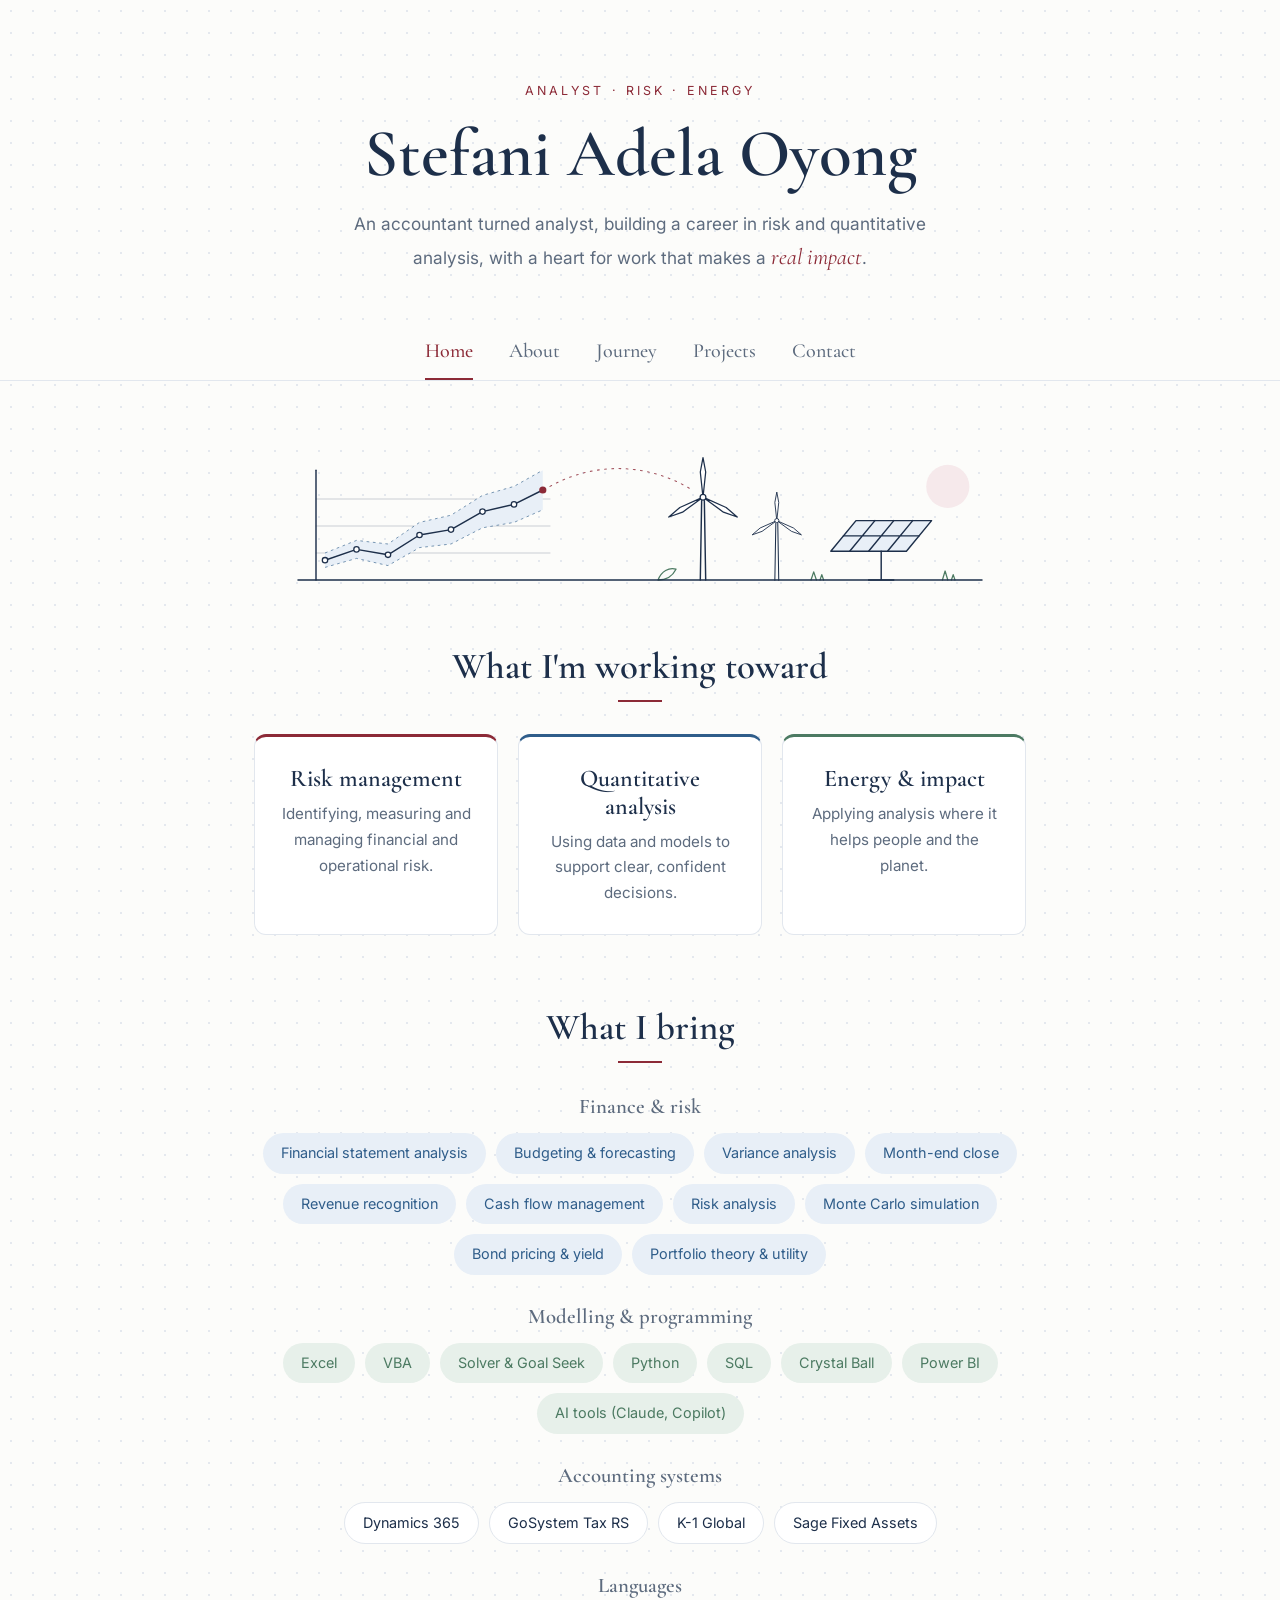
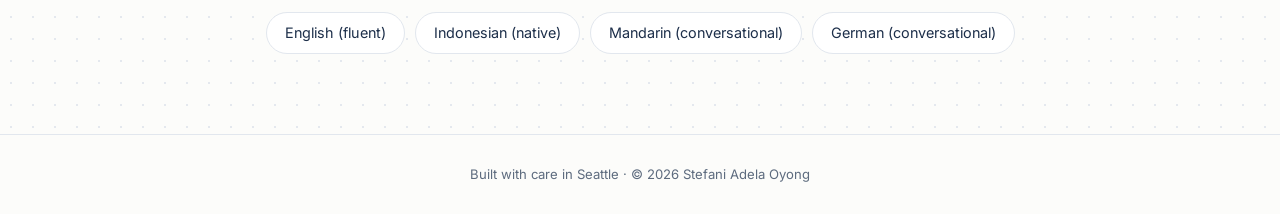
<file: index.html>
<!DOCTYPE html>
<html lang="en">
<head>
  <!-- The <head> holds information ABOUT the page (not shown on screen) -->
  <meta charset="UTF-8">
  <meta name="viewport" content="width=device-width, initial-scale=1.0">
  <title>Stefani Adela Oyong | Analyst</title>
  <meta name="description" content="Stefani Adela Oyong: former accountant building a career in risk, quantitative and energy analysis.">

  <!-- Fonts from Google: an elegant serif for headings, a clean sans-serif for text -->
  <link rel="preconnect" href="https://fonts.googleapis.com">
  <link rel="preconnect" href="https://fonts.gstatic.com" crossorigin>
  <link href="https://fonts.googleapis.com/css2?family=Cormorant+Garamond:ital,wght@0,500;0,600;1,500&family=Inter:wght@400;500&display=swap" rel="stylesheet">

  <!-- Link to our stylesheet, which controls colours, fonts and layout -->
  <!-- The ?v=20 makes browsers fetch the newest styles. Raise the number when you change style.css. -->
  <link rel="stylesheet" href="style.css?v=20">
</head>
<body>

  <!-- ===== MASTHEAD: shown above every tab ===== -->
  <header class="masthead">
    <p class="eyebrow">Analyst · Risk · Energy</p>
    <h1>Stefani Adela Oyong</h1>
    <p class="tagline">
      An accountant turned analyst, building a career in risk and
      quantitative analysis, with a heart for work that makes a
      <em>real impact</em>.
    </p>
  </header>

  <!-- ===== TABS =====
       Each link points to a "page" below by its id (e.g. #journey).
       script.js shows only the page that was clicked. -->
  <nav class="tabs">
    <a href="#home">Home</a>
    <a href="#about">About</a>
    <a href="#journey">Journey</a>
    <a href="#projects">Projects</a>
    <a href="#contact">Contact</a>
  </nav>

  <main>

    <!-- ================= PAGE: HOME ================= -->
    <section id="home" class="page section">

      <!-- Line drawing: a chart with a risk band, linked to wind and solar energy (assets/analysis-energy.svg) -->
      <figure class="skyline home-art">
        <img src="assets/analysis-energy.svg" alt="Line drawing of a rising chart with a shaded risk band, linked by a dotted line to wind turbines and a solar panel">
      </figure>

      <!-- Focus areas: three cards, each with its own accent colour -->
      <h2>What I'm working toward</h2>
      <div class="cards">
        <article class="card card-red">
          <h3>Risk management</h3>
          <p>Identifying, measuring and managing financial and operational risk.</p>
        </article>
        <article class="card card-blue">
          <h3>Quantitative analysis</h3>
          <p>Using data and models to support clear, confident decisions.</p>
        </article>
        <article class="card card-green">
          <h3>Energy &amp; impact</h3>
          <p>Applying analysis where it helps people and the planet.</p>
        </article>
      </div>


      <!-- Skills: small "pills" in groups; each group has its own colour -->
      <h2 class="spaced">What I bring</h2>

      <h3 class="pill-label">Finance &amp; risk</h3>
      <ul class="pills pills-blue">
        <li>Financial statement analysis</li>
        <li>Budgeting &amp; forecasting</li>
        <li>Variance analysis</li>
        <li>Month-end close</li>
        <li>Revenue recognition</li>
        <li>Cash flow management</li>
        <li>Risk analysis</li>
        <li>Monte Carlo simulation</li>
        <li>Bond pricing &amp; yield</li>
        <li>Portfolio theory &amp; utility</li>
      </ul>

      <h3 class="pill-label">Modelling &amp; programming</h3>
      <ul class="pills pills-green">
        <li>Excel</li>
        <li>VBA</li>
        <li>Solver &amp; Goal Seek</li>
        <li>Python</li>
        <li>SQL</li>
        <li>Crystal Ball</li>
        <li>Power BI</li>
        <li>AI tools (Claude, Copilot)</li>
      </ul>

      <h3 class="pill-label">Accounting systems</h3>
      <ul class="pills pills-navy">
        <li>Dynamics 365</li>
        <li>GoSystem Tax RS</li>
        <li>K-1 Global</li>
        <li>Sage Fixed Assets</li>
      </ul>

      <h3 class="pill-label">Languages</h3>
      <ul class="pills pills-navy">
        <li>English (fluent)</li>
        <li>Indonesian (native)</li>
        <li>Mandarin (conversational)</li>
        <li>German (conversational)</li>
      </ul>

    </section>

    <!-- ================= PAGE: ABOUT =================
         <mark> highlights a phrase in the accent colour. -->
    <section id="about" class="page section">
      <h2>About me</h2>

      <!-- Line drawing: Jakarta and Seattle joined by a flight path (assets/skyline.svg) -->
      <figure class="skyline">
        <img src="assets/skyline.svg" alt="Line drawing of the Jakarta skyline with the National Monument, joined by a dotted flight path to the Seattle skyline with the Space Needle and Mount Rainier">
      </figure>

      <div class="about-text">
        <p class="lead">From Jakarta to Seattle, chasing a dream one step at a time.</p>
        <p>
          I was born and raised in <strong>Jakarta, Indonesia</strong>, and came
          to the United States on my own to pursue my dream and build my career.
          I've been in <strong>Seattle</strong> ever since, and I've fallen in
          love with it. Starting over in a new country taught me to
          <mark>adapt quickly, work hard and stay resilient</mark>.
        </p>
        <p>
          I began my career in accounting, where I learned to read the story
          behind the numbers and to <mark>care about getting them right</mark>.
          Now I'm pursuing a <strong>Master of Science in Computational Finance
          and Risk Management</strong> at the University of Washington, bringing
          that foundation into analyst, risk management and quantitative roles.
        </p>
        <p>
          I'm drawn to the <strong>energy sector</strong> and to
          <strong>non-profit work</strong>, where careful analysis can shape a
          better future. I want to know that at the end of the day,
          <mark>I've helped build something meaningful</mark>. I'm also open to
          other opportunities where I can grow and contribute.
        </p>
      </div>

      <!-- Beyond work: four small tiles -->
      <h3 class="subhead">Beyond work</h3>
      <div class="hobbies">
        <div class="hobby">
          <img class="hobby-art" src="assets/dancing.svg" alt="Line drawing of a dancer mid-spin with music notes">
          <h4>Dancing</h4>
          <p>My favourite way to express myself. Videos coming soon.</p>
        </div>
        <div class="hobby">
          <img class="hobby-art" src="assets/golfing.svg" alt="Line drawing of a golf green with a flag and a ball on a tee">
          <h4>Golfing</h4>
          <p>Patience, focus and a good excuse to be outside.</p>
        </div>
        <div class="hobby">
          <img class="hobby-art" src="assets/exploring.svg" alt="Line drawing of a folded map with a dotted route to a pin">
          <h4>Exploring</h4>
          <p>Always trying new places and new things to do around Seattle.</p>
        </div>
        <div class="hobby">
          <img class="hobby-art" src="assets/mie-ayam.svg" alt="Line drawing of a bowl of mie ayam with chopsticks lifting noodles">
          <h4>Cooking &amp; baking</h4>
          <p>Sharing food from home, like Jakarta's mie ayam, and trying new recipes.</p>
        </div>
      </div>
    </section>

    <!-- ================= PAGE: JOURNEY =================
         A zig-zag timeline, newest first.
         To add an entry, copy one <div class="tl-item ..."> ... </div> block.
         The second class sets the colour and which filter shows it:
           tl-work = Experience (blue), tl-lead = Leadership (red), tl-edu = Education (green) -->
    <section id="journey" class="page section section-wide">
      <h2>My journey</h2>

      <!-- Filter buttons: click one to show only that kind of entry -->
      <div class="filters">
        <button class="filter active" data-filter="all">All</button>
        <button class="filter" data-filter="tl-work"><span class="dot dot-work"></span>Experience</button>
        <button class="filter" data-filter="tl-lead"><span class="dot dot-lead"></span>Leadership &amp; impact</button>
        <button class="filter" data-filter="tl-edu"><span class="dot dot-edu"></span>Education</button>
      </div>

      <div class="timeline">

        <div class="tl-item tl-edu">
          <p class="tl-date">Expected Dec 2027</p>
          <h3>M.S. Computational Finance &amp; Risk Management</h3>
          <p class="tl-org"><a class="school" href="https://www.washington.edu" target="_blank" rel="noopener"><span class="school-mark">UW</span>University of Washington</a></p>
        </div>

        <div class="tl-item tl-work">
          <p class="tl-date">Nov 2024 — Sep 2026</p>
          <h3>Accounts Receivable Specialist / Staff Accountant</h3>
          <p class="tl-org"><a class="school" href="https://www.naes.com" target="_blank" rel="noopener"><span class="school-mark">N</span>NAES Corporation</a><span class="tl-place">Issaquah, WA</span></p>
          <details class="tl-more"><summary></summary><ul>
            <li>Prepared and submitted 30+ payroll and project management invoices weekly in Microsoft Dynamics 365.</li>
            <li>Ran monthly accounts receivable closings that supported operational reporting.</li>
            <li>Processed 100+ payroll communications monthly and created 300+ backup invoices in one week for audit and billing.</li>
          </ul></details>
        </div>

        <div class="tl-item tl-lead">
          <p class="tl-date">2024 — 2025</p>
          <h3>Fundraising &amp; Sponsorship Officer</h3>
          <p class="tl-org"><a class="org-link" href="https://www.solarchapter.com" target="_blank" rel="noopener"><img class="org-logo" src="assets/solar-chapter-logo.png" alt="Solar Chapter logo"></a><a href="https://www.solarchapter.com" target="_blank" rel="noopener">Solar Chapter</a></p>
          <p class="tl-note">Returned to lead fundraising and sponsorships after a year away.</p>
        </div>

        <div class="tl-item tl-work">
          <p class="tl-date">Dec 2023 — Sep 2024</p>
          <h3>Accountant</h3>
          <p class="tl-org"><a class="school" href="https://www.fosscare.org" target="_blank" rel="noopener"><span class="school-mark">F</span>Foss Home and Village</a><span class="tl-place">Seattle, WA</span></p>
          <details class="tl-more"><summary></summary><ul>
            <li>Resolved more than $30,000 in claims within three months, improving reimbursement collection.</li>
            <li>Reconciled accounts receivable, trust fund, pension plan and bank accounts monthly.</li>
            <li>Filed business license, property tax exemption and excise tax reports for regulatory compliance.</li>
          </ul></details>
        </div>

        <div class="tl-item tl-lead">
          <p class="tl-date">Sep 2022 — 2023</p>
          <h3>President &amp; Lead Project Manager</h3>
          <p class="tl-org"><a class="org-link" href="https://www.solarchapter.com" target="_blank" rel="noopener"><img class="org-logo" src="assets/solar-chapter-logo.png" alt="Solar Chapter logo"></a><a href="https://www.solarchapter.com" target="_blank" rel="noopener">Solar Chapter</a><span class="tl-place">Seattle branch</span></p>
          <details class="tl-more"><summary></summary><ul>
            <li>Managed a $15,000 clean water project benefiting 983 villagers in Golo Ketak, Indonesia.</li>
            <li>Led a team of 16 to source suppliers, evaluate costs and negotiate procurement.</li>
            <li>Secured 130 million IDR (about $9,000 USD) from three sponsors, and raised $5,000 in the first three months.</li>
            <li>Led Seattle branch meetings and reported to headquarters every two weeks.</li>
            <li>Built partnerships with 5+ Indonesian student and community groups.</li>
          </ul></details>
        </div>

        <div class="tl-item tl-edu">
          <p class="tl-date">Aug 2023</p>
          <h3>B.A. Operations &amp; Supply Chain Management and Information Systems</h3>
          <p class="tl-org"><a class="school" href="https://foster.uw.edu/" target="_blank" rel="noopener"><span class="school-mark">UW</span>University of Washington, Foster School of Business</a></p>
          <p class="tl-note">Dean's List · Strategic Management Case Competition Runner-Up</p>
        </div>

        <div class="tl-item tl-work">
          <p class="tl-date">Sep 2022 — Aug 2023</p>
          <h3>Information Services Specialist</h3>
          <p class="tl-org"><a class="school" href="https://hub.washington.edu" target="_blank" rel="noopener"><span class="school-mark">UW</span>Husky Union Building, University of Washington</a></p>
          <details class="tl-more"><summary></summary><ul>
            <li>Selected as one of two student employees to represent staff on the HUB Representative Board, voting on monthly agenda items.</li>
            <li>Supported 100+ students, staff and visitors and managed room reservations daily.</li>
            <li>Collaborated across three campus teams (EVS, RSO and SAO).</li>
          </ul></details>
        </div>

        <div class="tl-item tl-work">
          <p class="tl-date">Jun — Aug 2022</p>
          <h3>Tax Intern</h3>
          <p class="tl-org"><a class="school" href="https://www.deloitte.com/us/en.html" target="_blank" rel="noopener"><span class="school-mark">D</span>Deloitte</a><span class="tl-place">Seattle, WA</span></p>
          <details class="tl-more"><summary></summary><ul>
            <li>Prepared and reconciled tax compliance workpapers in Excel across two teams and six team leaders.</li>
            <li>Filed international corporate and federal returns using GoSystem and K-1 Global.</li>
            <li>Networked and trained with 50+ professionals from across the country.</li>
          </ul></details>
        </div>

        <div class="tl-item tl-lead">
          <p class="tl-date">Oct 2021 — Sep 2022</p>
          <h3>Fundraising Officer</h3>
          <p class="tl-org"><a class="org-link" href="https://www.solarchapter.com" target="_blank" rel="noopener"><img class="org-logo" src="assets/solar-chapter-logo.png" alt="Solar Chapter logo"></a><a href="https://www.solarchapter.com" target="_blank" rel="noopener">Solar Chapter</a></p>
          <details class="tl-more"><summary></summary><ul>
            <li>Raised more than $1,500 in five hours by selling traditional Indonesian food.</li>
            <li>Developed fundraising strategies with two other officers and applied for opportunities monthly.</li>
          </ul></details>
        </div>

        <div class="tl-item tl-work">
          <p class="tl-date">Aug — Dec 2021</p>
          <h3>Athletic Venue Associate</h3>
          <p class="tl-org"><a class="school" href="https://www.bncollege.com" target="_blank" rel="noopener"><span class="school-mark">BN</span>Husky Stadium (Barnes &amp; Noble College)</a></p>
          <details class="tl-more"><summary></summary><ul>
            <li>Mentored and trained cashiers and assisted about 100 customers a day.</li>
          </ul></details>
        </div>

        <div class="tl-item tl-work">
          <p class="tl-date">Jun — Aug 2021</p>
          <h3>Discovery Tax Intern</h3>
          <p class="tl-org"><a class="school" href="https://www.deloitte.com/us/en.html" target="_blank" rel="noopener"><span class="school-mark">D</span>Deloitte</a><span class="tl-place">Seattle, WA</span></p>
          <details class="tl-more"><summary></summary><ul>
            <li>Reviewed fixed asset additions and disposals for a C corporation in Sage Fixed Assets.</li>
            <li>Organized an inclusion storytelling panel for interns with two senior panelists.</li>
          </ul></details>
        </div>

        <div class="tl-item tl-work">
          <p class="tl-date">Apr — Jun 2021</p>
          <h3>Tutor</h3>
          <p class="tl-org"><a class="school" href="https://www.edmonds.edu/student-services/learning-support-center/" target="_blank" rel="noopener"><span class="school-mark">EC</span>Edmonds College Learning Support Center</a></p>
          <details class="tl-more"><summary></summary><ul>
            <li>Tutored college-level mathematics, accounting and computer science 16 hours a week.</li>
          </ul></details>
        </div>

        <div class="tl-item tl-edu">
          <p class="tl-date">Mar 2021</p>
          <h3>Associate in Arts, Business Administration</h3>
          <p class="tl-org"><a class="school" href="https://www.edmonds.edu" target="_blank" rel="noopener"><span class="school-mark">EC</span>Edmonds College</a></p>
          <p class="tl-note">Complete the Dream Scholarship (Jan 2021)</p>
        </div>

        <div class="tl-item tl-lead">
          <p class="tl-date">Feb — Jun 2021</p>
          <h3>Student Leader</h3>
          <p class="tl-org"><a class="school" href="https://www.bridgesinternational.com" target="_blank" rel="noopener"><span class="school-mark">BI</span>Bridges International</a>,&nbsp;Edmonds College</p>
          <details class="tl-more"><summary></summary><ul>
            <li>Prepared and led weekly discussions on diverse topics with two other student leaders.</li>
          </ul></details>
        </div>

        <div class="tl-item tl-lead">
          <p class="tl-date">Jan — May 2021</p>
          <h3>Volunteer Tax Preparer</h3>
          <p class="tl-org"><a class="school" href="https://www.uwkc.org/volunteer/free-tax-prep/" target="_blank" rel="noopener"><span class="school-mark">U</span>United Way of King County</a></p>
          <details class="tl-more"><summary></summary><ul>
            <li>Worked in a team of 24 serving 30+ clients an hour using TaxSlayer.</li>
          </ul></details>
        </div>

        <div class="tl-item tl-work">
          <p class="tl-date">Dec 2020 — Jun 2021</p>
          <h3>Bookseller</h3>
          <p class="tl-org"><a class="school" href="https://www.edmonds.edu" target="_blank" rel="noopener"><span class="school-mark">EC</span>Edmonds College Bookstore</a></p>
          <details class="tl-more"><summary></summary><ul>
            <li>Promoted from temporary to seasonal employee within two weeks.</li>
          </ul></details>
        </div>

        <div class="tl-item tl-lead">
          <p class="tl-date">Oct — Nov 2020</p>
          <h3>Event Fundraising Volunteer</h3>
          <p class="tl-org"><span class="school-mark">CC</span>Christ the Cornerstone Church</p>
          <details class="tl-more"><summary></summary><ul>
            <li>Exceeded the funding goal by 22% and doubled online reach through social media.</li>
          </ul></details>
        </div>

        <div class="tl-item tl-lead">
          <p class="tl-date">Sep — Dec 2019</p>
          <h3>Food Server Volunteer</h3>
          <p class="tl-org"><a class="school" href="https://www.edmonds.edu" target="_blank" rel="noopener"><span class="school-mark">EC</span>Edmonds College Food Bank</a></p>
          <details class="tl-more"><summary></summary><ul>
            <li>Prepared 50 bags of meals an hour for students, following food safety procedures.</li>
          </ul></details>
        </div>

      </div>
    </section>

    <!-- ================= PAGE: PROJECTS =================
         Groups: featured, apps & tools, analysis & research, and dance.
         A simple text card for a future project looks like this:
           <article class="project">
             <p class="project-tag">Risk modelling</p>
             <h4>Project title</h4>
             <p>One or two sentences on the question, the method and the result.</p>
             <a href="LINK">View project →</a>
           </article> -->
    <section id="projects" class="page section">
      <h2>Projects</h2>

      <!-- Featured project: the Solar Chapter clean water project -->
      <h3 class="subhead">Featured</h3>
      <article class="featured">
        <div class="featured-head">
          <a href="https://www.solarchapter.com" target="_blank" rel="noopener">
            <img class="featured-logo" src="assets/solar-chapter-logo.png" alt="Solar Chapter logo">
          </a>
          <div>
            <p class="project-tag">Solar Chapter · 2022 — 2023</p>
            <h4>Clean water for Golo Ketak, Indonesia</h4>
          </div>
        </div>
        <p>
          As President and Lead Project Manager of Solar Chapter's Seattle branch,
          I led a clean water infrastructure project that improved the community
          water system for a village in East Nusa Tenggara.
        </p>
        <div class="stats">
          <div class="stat">
            <p class="stat-number">983</p>
            <p class="stat-label">villagers with better access to clean water</p>
          </div>
          <div class="stat">
            <p class="stat-number">$15K</p>
            <p class="stat-label">project managed end to end</p>
          </div>
          <div class="stat">
            <p class="stat-number">16</p>
            <p class="stat-label">team members led across sourcing and procurement</p>
          </div>
          <div class="stat">
            <p class="stat-number">130M</p>
            <p class="stat-label">IDR (about $9,000) secured from three sponsors</p>
          </div>
        </div>
        <a class="featured-link" href="https://www.solarchapter.com" target="_blank" rel="noopener">Learn about Solar Chapter →</a>
      </article>

      <!-- Apps & tools: web apps I've built, with a screenshot -->
      <h3 class="subhead">Apps &amp; tools</h3>
      <article class="app-card">
        <a class="app-shot" href="booth-schedule/" target="_blank" rel="noopener">
          <img src="assets/booth-schedule-preview.png" alt="Screenshot of the Golden Hour Booths crew schedule: a gold header, the next event, a monthly calendar and a list of upcoming events">
        </a>
        <div class="app-body">
          <p class="project-tag">Web app · JavaScript + Google Sheets</p>
          <h4>Photo Booth Crew Schedule</h4>
          <p>
            A crew-scheduling app inspired by my work with a Seattle photo booth
            company, shown here for a fictional brand, Golden Hour Booths. It shows
            the next event at a glance, a monthly calendar, booth types, call times,
            parking and entrance notes, crew assignments and payment status, with
            search and filters.
          </p>
          <p>
            Events are saved in a Google Sheet through a Google Apps Script back end.
            Anyone with the link can view the schedule, and editors sign in with a
            crew passcode. The demo uses sample data.
          </p>
          <p class="app-links">
            <a href="booth-schedule/" target="_blank" rel="noopener">Open the live demo →</a>
            <a href="https://github.com/stefanioyong/booth-schedule" target="_blank" rel="noopener">View the code on GitHub →</a>
          </p>
        </div>
      </article>

      <!-- Analysis & research: quant and risk projects, each in its own GitHub repository -->
      <h3 class="subhead">Analysis &amp; research</h3>
      <article class="app-card app-card-chart">
        <a class="app-shot" href="https://github.com/stefanioyong/energy-var-model" target="_blank" rel="noopener">
          <img src="assets/energy-var-chart.png" alt="Chart of Henry Hub natural gas daily returns from 2020 to 2026 with two 99% VaR lines: historical simulation stays flat while the Monte Carlo line widens after each price spike. Breach days are marked.">
        </a>
        <div class="app-body">
          <p class="project-tag">Risk modelling · Python</p>
          <h4>Energy Commodity Risk Model: VaR &amp; Expected Shortfall</h4>
          <p>
            How much could a long natural gas position lose in one day, and can
            that number be trusted? I estimated 1-day 95% and 99% VaR and
            expected shortfall for Henry Hub gas four ways: historical
            simulation, normal, Student-t and Monte Carlo. Then I backtested
            each one on 4,223 days of data with the Kupiec and Christoffersen
            tests.
          </p>
          <p>
            Only the Monte Carlo model with EWMA volatility and fat-tailed
            shocks passed all three tests at 99%. The normal model understated
            losses on breach days by a factor of 1.7.
          </p>
          <p class="app-links">
            <a href="https://github.com/stefanioyong/energy-var-model" target="_blank" rel="noopener">View the code and results on GitHub →</a>
          </p>
        </div>
      </article>

      <h3 class="subhead">Dance</h3>
      <div class="projects">
        <article class="project project-dance">
          <p class="project-tag">YouTube · coming late 2026</p>
          <h4>Dance videos</h4>
          <p>Dancing is how I unwind and express myself. My videos will be here by the end of the year.</p>
        </article>
      </div>
    </section>

    <!-- ================= PAGE: CONTACT ================= -->
    <section id="contact" class="page section contact">
      <h2>Let's connect</h2>
      <p>I'd love to hear about opportunities, projects or just to chat.</p>
      <div class="contact-links">
        <a href="mailto:stefanioyong@gmail.com" class="btn btn-primary">Email me</a>
        <a href="https://www.linkedin.com/in/stefaniadelaoyong/" class="btn btn-ghost" target="_blank" rel="noopener">LinkedIn</a>
        <!-- To update the résumé, replace Stefani-Oyong-Resume.pdf in this folder with the new PDF (same name) -->
        <a href="Stefani-Oyong-Resume.pdf" class="btn btn-ghost" target="_blank" rel="noopener">Résumé (PDF)</a>
        <a href="https://github.com/Stefanioyong" class="btn btn-ghost" target="_blank" rel="noopener">GitHub</a>
      </div>
    </section>

  </main>

  <!-- ===== FOOTER ===== -->
  <footer class="footer">
    <p>Built with care in Seattle · © 2026 Stefani Adela Oyong</p>
  </footer>

  <!-- The small script that switches between pages -->
  <script src="script.js?v=5"></script>
</body>
</html>
</file>
<file: style.css>
/* =========================================================
   COLOURS & FONTS
   These are "variables": change a colour here once and it
   updates everywhere on the site.

   Palette: white base, navy blue for text, dark red for
   actions and accents, sage green as a calm second accent.
   ========================================================= */
:root {
  --white:       #ffffff;  /* cards and panels */
  --paper:       #fcfcfa;  /* page background */
  --dots:        #e4e8ee;  /* faint dot texture */
  --navy:        #1d2f4a;  /* headings and main text */
  --slate:       #5d6b7e;  /* softer text */
  --line:        #e2e7ee;  /* thin borders */

  --red:         #8c2a37;  /* main accent: buttons, links, highlights */
  --red-dark:    #6d1f2a;  /* accent when hovered */
  --red-soft:    #f6e9eb;  /* light red tint */

  --blue:        #2f5d8a;  /* second accent */
  --blue-soft:   #e8eff7;  /* light blue tint */

  --green:       #4c7a62;  /* third accent */
  --green-soft:  #e7f0ea;  /* light green tint */

  --serif: "Cormorant Garamond", Georgia, serif;
  --sans:  "Inter", system-ui, sans-serif;
}

/* =========================================================
   BASICS
   ========================================================= */
* { box-sizing: border-box; margin: 0; padding: 0; }

body {
  background-color: var(--paper);
  /* a very faint dotted "paper" texture */
  background-image: radial-gradient(var(--dots) 1px, transparent 1px);
  background-size: 22px 22px;
  color: var(--navy);
  font-family: var(--sans);
  font-size: 17px;
  line-height: 1.7;
  display: flex;               /* keeps the footer at the bottom */
  flex-direction: column;
  min-height: 100vh;
}
main { flex: 1; }

a { color: var(--red); text-decoration: none; }
a:hover { color: var(--red-dark); }

h1, h2, h3 { font-family: var(--serif); font-weight: 600; line-height: 1.15; color: var(--navy); }

/* =========================================================
   PAGES (tabs): only one is shown at a time by script.js
   ========================================================= */
.page[hidden] { display: none; }
.page { animation: fadeIn 0.35s ease; }
@keyframes fadeIn {
  from { opacity: 0; }
  to   { opacity: 1; }
}

/* =========================================================
   MASTHEAD (name + links, above every tab)
   ========================================================= */
.masthead {
  text-align: center;
  padding: 80px 24px 36px;
}
.eyebrow {
  font-size: 0.78rem;
  letter-spacing: 0.25em;
  text-transform: uppercase;
  color: var(--red);
  margin-bottom: 14px;
}
.masthead h1 {
  font-size: clamp(2.5rem, 6.5vw, 4.2rem);   /* shrinks on phones, grows on desktop */
  margin-bottom: 16px;
}
.tagline {
  font-size: 1.08rem;
  color: var(--slate);
  max-width: 580px;
  margin: 0 auto 8px;
}
.tagline em {
  font-family: var(--serif);
  font-size: 1.3em;
  color: var(--red);
}

/* =========================================================
   TABS (stick to the top while scrolling)
   ========================================================= */
.tabs {
  position: sticky;
  top: 0;
  z-index: 10;
  display: flex;
  justify-content: center;
  gap: 36px;
  padding: 14px 16px 0;
  background: rgba(252, 252, 250, 0.94);
  backdrop-filter: blur(6px);
  border-bottom: 1px solid var(--line);
}
.tabs a {
  font-family: var(--serif);
  font-size: 1.25rem;
  font-weight: 500;
  color: var(--slate);
  padding-bottom: 10px;
  border-bottom: 2px solid transparent;
  transition: color 0.2s ease, border-color 0.2s ease;
}
.tabs a:hover { color: var(--navy); }
.tabs a.active { color: var(--red); border-bottom-color: var(--red); }

/* =========================================================
   SECTIONS
   ========================================================= */
.section {
  max-width: 820px;
  margin: 0 auto;
  padding: 64px 24px 80px;
}
.section-wide { max-width: 1000px; }
.section h2 {
  font-size: 2.3rem;
  margin-bottom: 32px;
  text-align: center;
}
.section h2.spaced { margin-top: 72px; }
/* small decorative line under each heading */
.section h2::after {
  content: "";
  display: block;
  width: 44px;
  height: 2px;
  background: var(--red);
  margin: 12px auto 0;
}

/* Buttons (Contact tab) */
.btn {
  display: inline-block;
  padding: 12px 30px;
  border-radius: 999px;
  font-size: 0.95rem;
  font-weight: 500;
  transition: background 0.2s ease, color 0.2s ease;
}
.btn-primary { background: var(--red); color: var(--white); }
.btn-primary:hover { background: var(--red-dark); color: var(--white); }
.btn-ghost { border: 1px solid var(--navy); color: var(--navy); }
.btn-ghost:hover { background: var(--navy); color: var(--white); }

/* =========================================================
   HOME
   ========================================================= */
/* At a glance numbers */
.stats {
  display: grid;
  grid-template-columns: repeat(4, 1fr);
  background: var(--white);
  border: 1px solid var(--line);
  border-radius: 14px;
}
.stat { padding: 26px 20px; text-align: center; }
.stat + .stat { border-left: 1px solid var(--line); }
.stat-number {
  font-family: var(--serif);
  font-size: 2.4rem;
  font-weight: 600;
  line-height: 1;
  color: var(--red);
  margin-bottom: 10px;
}
.stat-label { font-size: 0.85rem; color: var(--slate); line-height: 1.5; }

/* Focus cards: each has a coloured line on top */
.cards {
  display: grid;
  grid-template-columns: repeat(auto-fit, minmax(220px, 1fr));
  gap: 20px;
}
.card {
  background: var(--white);
  border: 1px solid var(--line);
  border-top: 3px solid var(--accent);
  border-radius: 12px;
  padding: 28px 24px;
  text-align: center;
}
.card-red   { --accent: var(--red); }
.card-blue  { --accent: var(--blue); }
.card-green { --accent: var(--green); }
.card h3 { font-size: 1.5rem; margin-bottom: 8px; }
.card p { color: var(--slate); font-size: 0.95rem; }

/* =========================================================
   ABOUT
   ========================================================= */
.about-text {
  background: var(--white);
  border: 1px solid var(--line);
  border-radius: 14px;
  padding: 40px 44px;
}
.about-text p { margin-bottom: 18px; }
.about-text p:last-child { margin-bottom: 0; }
.about-text .lead {
  font-family: var(--serif);
  font-style: italic;
  font-size: 1.5rem;
  line-height: 1.4;
  color: var(--slate);
  margin-bottom: 24px;
}
.about-text mark {             /* highlighted phrases */
  background: none;
  color: var(--red);
  font-weight: 500;
}

/* Small serif subheadings inside a page */
.subhead {
  font-size: 1.6rem;
  text-align: center;
  margin: 56px 0 22px;
}
.section h2 + .subhead { margin-top: 0; }

/* Jakarta–Seattle line drawing above the About text */
.skyline { margin: -4px auto 28px; max-width: 720px; }
.skyline img { display: block; width: 100%; height: auto; }
.skyline.home-art { margin: 0 auto 48px; }   /* Home drawing sits above "At a glance" */

/* Beyond work: four small tiles */
.hobbies {
  display: grid;
  grid-template-columns: repeat(4, 1fr);
  gap: 16px;
}
.hobby {
  background: var(--white);
  border: 1px solid var(--line);
  border-radius: 12px;
  padding: 20px 18px;
  text-align: center;
}
.hobby-art { display: block; width: 96px; height: auto; margin: -4px auto 8px; }   /* hobby drawings */
.hobby h4 {
  font-family: var(--serif);
  font-size: 1.3rem;
  font-weight: 600;
  color: var(--red);
  margin-bottom: 6px;
}
.hobby p { font-size: 0.88rem; color: var(--slate); line-height: 1.55; }

/* =========================================================
   PROJECTS
   ========================================================= */
.projects {
  display: grid;
  grid-template-columns: repeat(auto-fit, minmax(260px, 1fr));
  gap: 20px;
}
.project {
  background: var(--white);
  border: 1px solid var(--line);
  border-radius: 12px;
  padding: 26px 26px;
}
.project-soon { border-style: dashed; }

/* App card: screenshot on the left, details on the right */
.app-card {
  display: grid;
  grid-template-columns: 1.1fr 1fr;
  background: var(--white);
  border: 1px solid var(--line);
  border-top: 3px solid var(--blue);
  border-radius: 14px;
  overflow: hidden;
}
.app-shot { display: block; background: var(--mist); border-right: 1px solid var(--line); }
.app-shot img { display: block; width: 100%; height: 100%; object-fit: cover; object-position: top left; }
/* Chart card: a wide chart sits above the text, shown whole, not cropped */
.app-card-chart { grid-template-columns: 1fr; }
.app-card-chart .app-shot { border-right: none; border-bottom: 1px solid var(--line); background: var(--white); padding: 14px 18px 8px; aspect-ratio: auto; }
.app-card-chart .app-shot img { height: auto; object-fit: contain; }
.app-body { padding: 26px 28px; }
.app-body h4 {
  font-family: var(--serif);
  font-size: 1.5rem;
  font-weight: 600;
  line-height: 1.2;
  margin-bottom: 8px;
}
.app-body p:not(.project-tag) { font-size: 0.93rem; color: var(--slate); }
.app-body a { display: inline-block; margin-top: 14px; font-size: 0.92rem; font-weight: 500; }
.app-links { display: flex; flex-wrap: wrap; gap: 0 22px; margin: 0; }
.app-body p:not(.project-tag) + p:not(.app-links) { margin-top: 10px; }

/* Featured project card (clean water project) */
.featured {
  background: var(--white);
  border: 1px solid var(--line);
  border-top: 3px solid var(--green);
  border-radius: 14px;
  padding: 30px 32px;
}
.featured-head {
  display: flex;
  align-items: center;
  gap: 20px;
  margin-bottom: 14px;
}
.featured-logo { height: 46px; width: auto; display: block; }
.featured h4 {
  font-family: var(--serif);
  font-size: 1.6rem;
  font-weight: 600;
  line-height: 1.2;
}
.featured > p { color: var(--slate); font-size: 0.95rem; margin-bottom: 22px; }
.featured .stats { border-radius: 10px; }
.featured .stat-number { font-size: 2rem; }
.featured-link { display: inline-block; margin-top: 18px; font-size: 0.92rem; font-weight: 500; }
.project-dance { border-left: 3px solid var(--red); }
.project-tag {
  font-size: 0.75rem;
  letter-spacing: 0.12em;
  text-transform: uppercase;
  color: var(--green);
  font-weight: 500;
  margin-bottom: 6px;
}
.project h4 {
  font-family: var(--serif);
  font-size: 1.45rem;
  font-weight: 600;
  line-height: 1.2;
  margin-bottom: 8px;
}
.project p { font-size: 0.93rem; color: var(--slate); }
.project a { display: inline-block; margin-top: 12px; font-size: 0.9rem; font-weight: 500; }

/* =========================================================
   JOURNEY: zig-zag timeline down a centre line
   ========================================================= */
/* Filter buttons above the timeline */
.filters {
  display: flex;
  justify-content: center;
  flex-wrap: wrap;
  gap: 10px;
  margin: -8px 0 48px;
}
.filter {
  display: inline-flex;
  align-items: center;
  font: inherit;
  font-size: 0.88rem;
  color: var(--slate);
  background: var(--white);
  border: 1px solid var(--line);
  border-radius: 999px;
  padding: 6px 18px;
  cursor: pointer;
  transition: border-color 0.2s ease, color 0.2s ease;
}
.filter:hover { border-color: var(--navy); color: var(--navy); }
.filter.active { border-color: var(--navy); color: var(--navy); background: var(--white); box-shadow: inset 0 0 0 1px var(--navy); }
.tl-item[hidden] { display: none; }
.dot {
  display: inline-block;
  width: 10px;
  height: 10px;
  border-radius: 50%;
  margin-right: 8px;
}
.dot-work, .tl-work { --dot: var(--blue);  --dot-soft: var(--blue-soft); }
.dot-lead, .tl-lead { --dot: var(--red);   --dot-soft: var(--red-soft); }
.dot-edu,  .tl-edu  { --dot: var(--green); --dot-soft: var(--green-soft); }
.dot { background: var(--dot); }

.timeline { position: relative; }
.timeline::before {            /* the centre line */
  content: "";
  position: absolute;
  left: 50%;
  top: 0;
  bottom: 0;
  width: 1px;
  background: var(--line);
}
.tl-item {
  position: relative;
  width: calc(50% - 40px);
  background: var(--white);
  border: 1px solid var(--line);
  border-radius: 12px;
  padding: 22px 26px;
  margin-bottom: 20px;
}
.tl-item.right { margin-left: calc(50% + 40px); }   /* script.js puts every second entry on the right */
.tl-item.stagger { margin-top: -64px; }              /* lets left and right cards slot in beside each other */

/* "Show details" toggle for each entry's bullet points */
.tl-more summary {
  list-style: none;
  cursor: pointer;
  display: inline-block;
  margin-top: 10px;
  font-size: 0.82rem;
  font-weight: 500;
  color: var(--dot);
}
.tl-more summary::-webkit-details-marker { display: none; }
.tl-more summary::before { content: "Show details"; }
.tl-more[open] summary::before { content: "Hide details"; }
.tl-more summary::after {
  content: "";
  display: inline-block;
  width: 6px;
  height: 6px;
  margin-left: 8px;
  border-right: 1.5px solid currentColor;
  border-bottom: 1.5px solid currentColor;
  transform: translateY(-3px) rotate(45deg);
}
.tl-more[open] summary::after { transform: translateY(0) rotate(-135deg); }
.tl-more summary:hover { text-decoration: underline; }
.tl-more ul { margin-top: 8px; }
.tl-item::before {             /* the coloured dot on the centre line */
  content: "";
  position: absolute;
  top: 28px;
  right: -46px;
  width: 11px;
  height: 11px;
  border-radius: 50%;
  background: var(--dot);
  box-shadow: 0 0 0 4px var(--paper);
}
.tl-item.right::before { right: auto; left: -46px; }
.tl-date {
  font-size: 0.78rem;
  letter-spacing: 0.08em;
  text-transform: uppercase;
  color: var(--dot);
  font-weight: 500;
}
.tl-item h3 { font-size: 1.4rem; margin: 4px 0 2px; }
/* Organisation line: badge or logo, then the linked name */
.tl-org {
  display: flex;
  align-items: center;
  flex-wrap: wrap;
  gap: 4px 0;
  color: var(--slate);
  font-size: 0.92rem;
  margin-top: 4px;
}
.tl-org a { color: inherit; display: inline-flex; align-items: center; }
.tl-org a:hover { color: var(--dot); }
.tl-org a:hover .school-mark { background: var(--dot); color: var(--white); }

/* Solar Chapter logo, no frame */
.org-logo {
  height: 30px;
  width: auto;
  margin-right: 10px;
}

/* Location after the name, e.g. "· Seattle, WA" */
.tl-place::before { content: "·"; margin: 0 6px; }

/* Round initial badge, tinted to match the entry (blue, red or green) */
.school-mark {
  display: inline-flex;
  align-items: center;
  justify-content: center;
  flex-shrink: 0;
  width: 32px;
  height: 32px;
  margin-right: 10px;
  border-radius: 50%;
  background: var(--dot-soft);
  color: var(--dot);
  font-family: var(--serif);
  font-size: 0.95rem;
  font-weight: 600;
  letter-spacing: 0.03em;
  transition: background 0.2s ease, color 0.2s ease;
}
.tl-note { font-size: 0.88rem; color: var(--slate); font-style: italic; margin-top: 8px; }
.tl-item ul { list-style: none; font-size: 0.92rem; margin-top: 12px; }
.tl-item ul li { position: relative; padding-left: 16px; margin-bottom: 6px; }
.tl-item ul li::before {       /* a small dash instead of a bullet */
  content: "";
  position: absolute;
  left: 0;
  top: 0.8em;
  width: 7px;
  height: 1px;
  background: var(--dot);
}

/* =========================================================
   SKILLS
   ========================================================= */
.pills {
  list-style: none;
  display: flex;
  flex-wrap: wrap;
  justify-content: center;
  gap: 10px;
}
.pills li {
  padding: 8px 18px;
  border-radius: 999px;
  font-size: 0.9rem;
}
.pills-blue  li { background: var(--blue-soft);  color: var(--blue); }
.pills-green li { background: var(--green-soft); color: var(--green); }
.pills-red   li { background: var(--red-soft);   color: var(--red); }
.pills-navy  li { background: var(--white); color: var(--navy); border: 1px solid var(--line); }

.pill-label {
  font-size: 1.3rem;
  text-align: center;
  margin: 30px 0 14px;
  color: var(--slate);
}

/* =========================================================
   CONTACT
   ========================================================= */
.contact { text-align: center; }
.contact > p { color: var(--slate); margin-bottom: 28px; }
.contact-links {
  display: flex;
  justify-content: center;
  flex-wrap: wrap;
  gap: 12px;
}

/* Footer */
.footer {
  text-align: center;
  padding: 28px 24px;
  font-size: 0.82rem;
  color: var(--slate);
  border-top: 1px solid var(--line);
  background: var(--paper);
}

/* =========================================================
   SMALLER SCREENS
   ========================================================= */
@media (max-width: 760px) {
  /* timeline: line on the left, every entry full width */
  .timeline::before { left: 5px; }
  .tl-item,
  .tl-item.right { width: auto; margin-left: 30px; }
  .tl-item.stagger { margin-top: 0; }
  .tl-item::before,
  .tl-item.right::before { left: -31px; right: auto; }

  .stats { grid-template-columns: repeat(2, 1fr); }
  .hobbies { grid-template-columns: repeat(2, 1fr); }
  .app-card { grid-template-columns: 1fr; }
  .app-shot { border-right: none; border-bottom: 1px solid var(--line); aspect-ratio: 16 / 10; }
  .stat:nth-child(3) { border-left: none; }
  .stat:nth-child(n+3) { border-top: 1px solid var(--line); }
}

@media (max-width: 600px) {
  .masthead { padding: 56px 16px 28px; }
  .tabs { gap: 2px 14px; flex-wrap: wrap; padding-top: 10px; }
  .tabs a { font-size: 1rem; padding-bottom: 8px; }
  .section { padding: 44px 16px 60px; }
  .about-text { padding: 28px 22px; }
  /* on phones the location drops neatly under the name, without the dot */
  .tl-place { flex-basis: 100%; padding-left: 42px; }
  .tl-place::before { content: none; }
}
</file>
